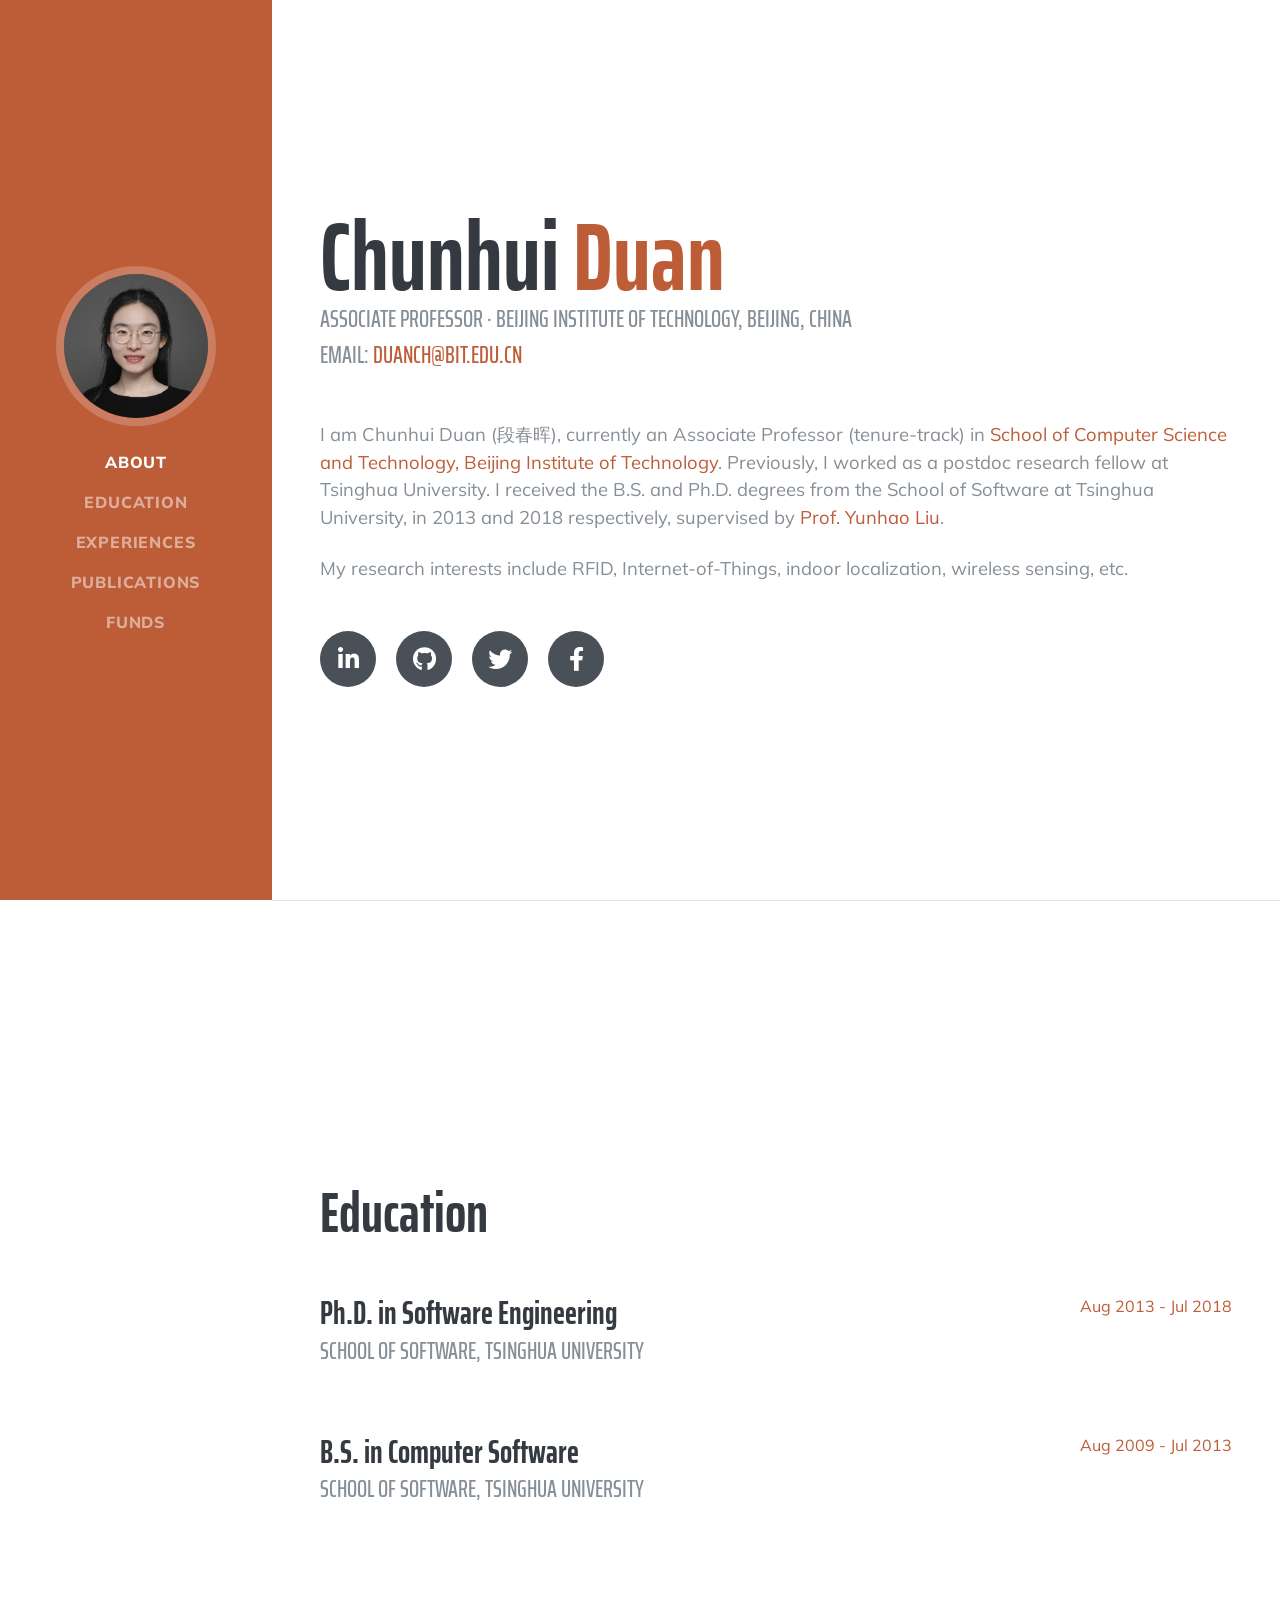
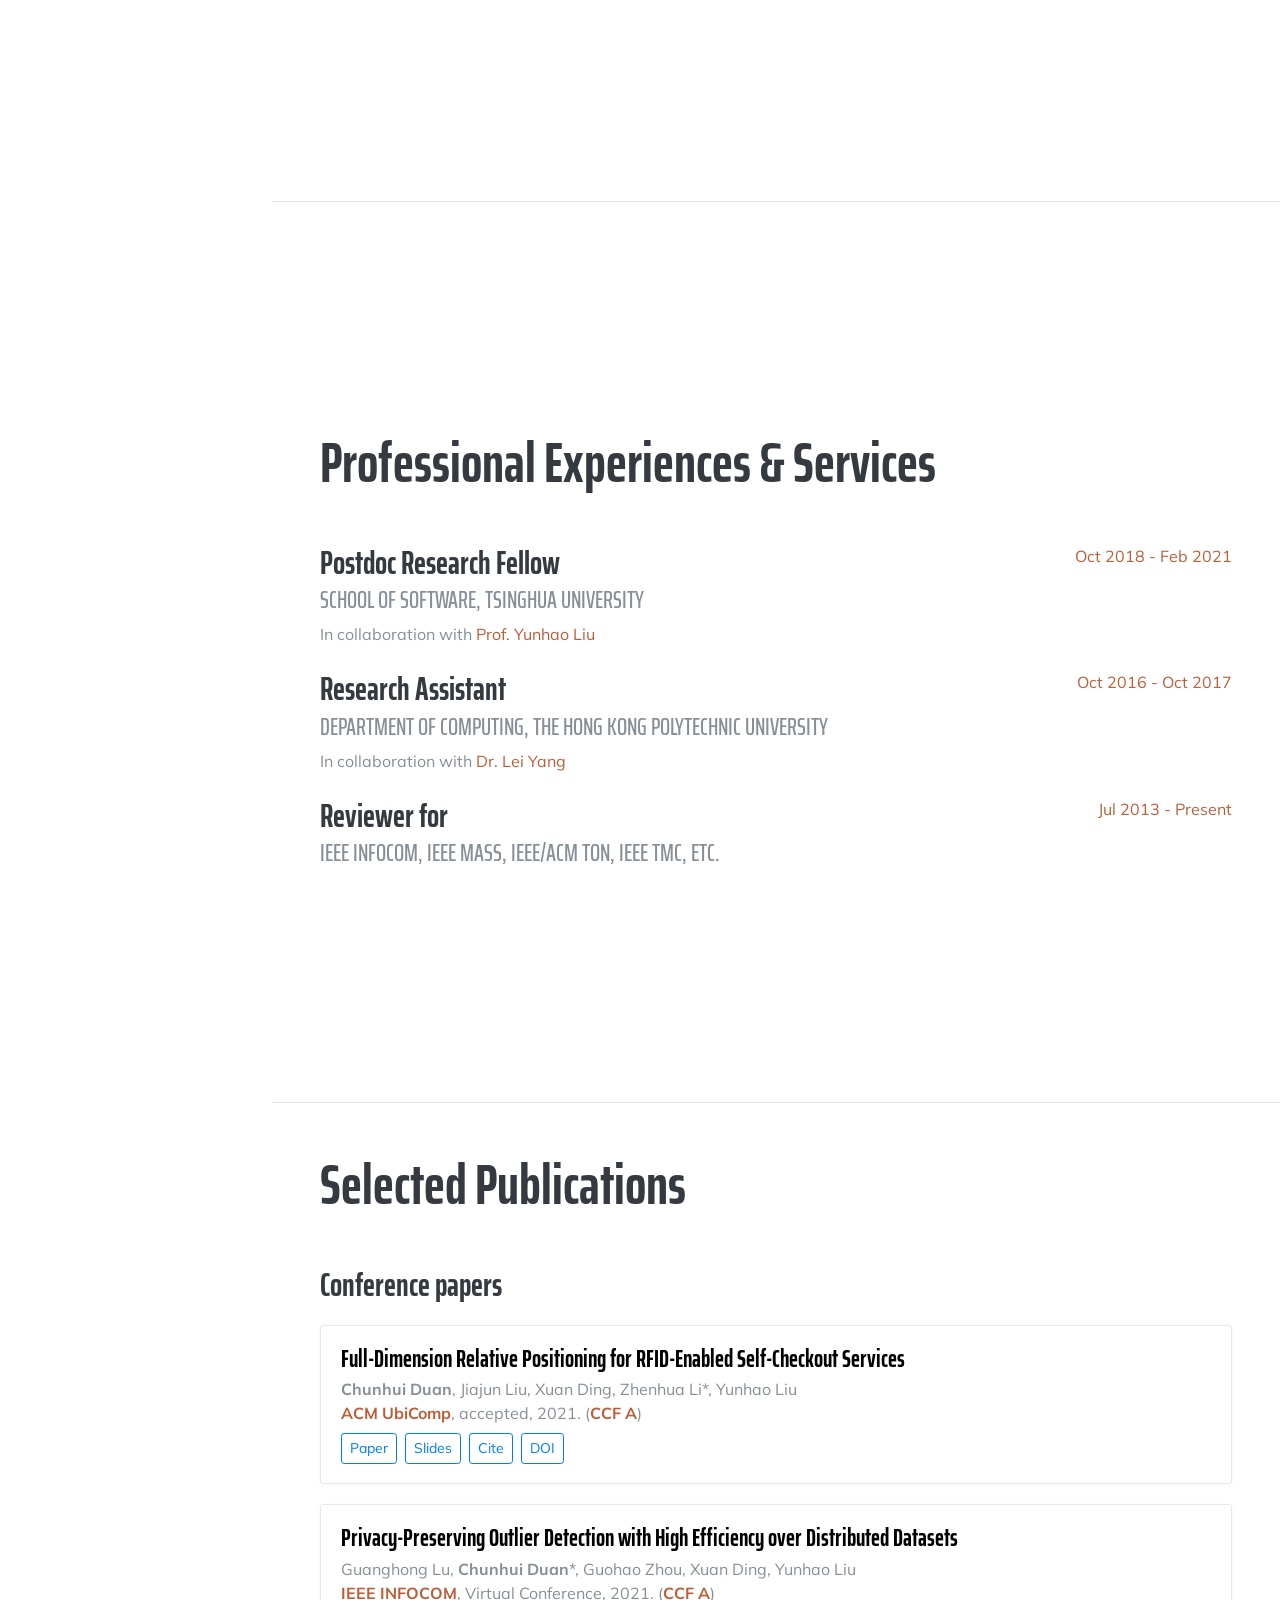
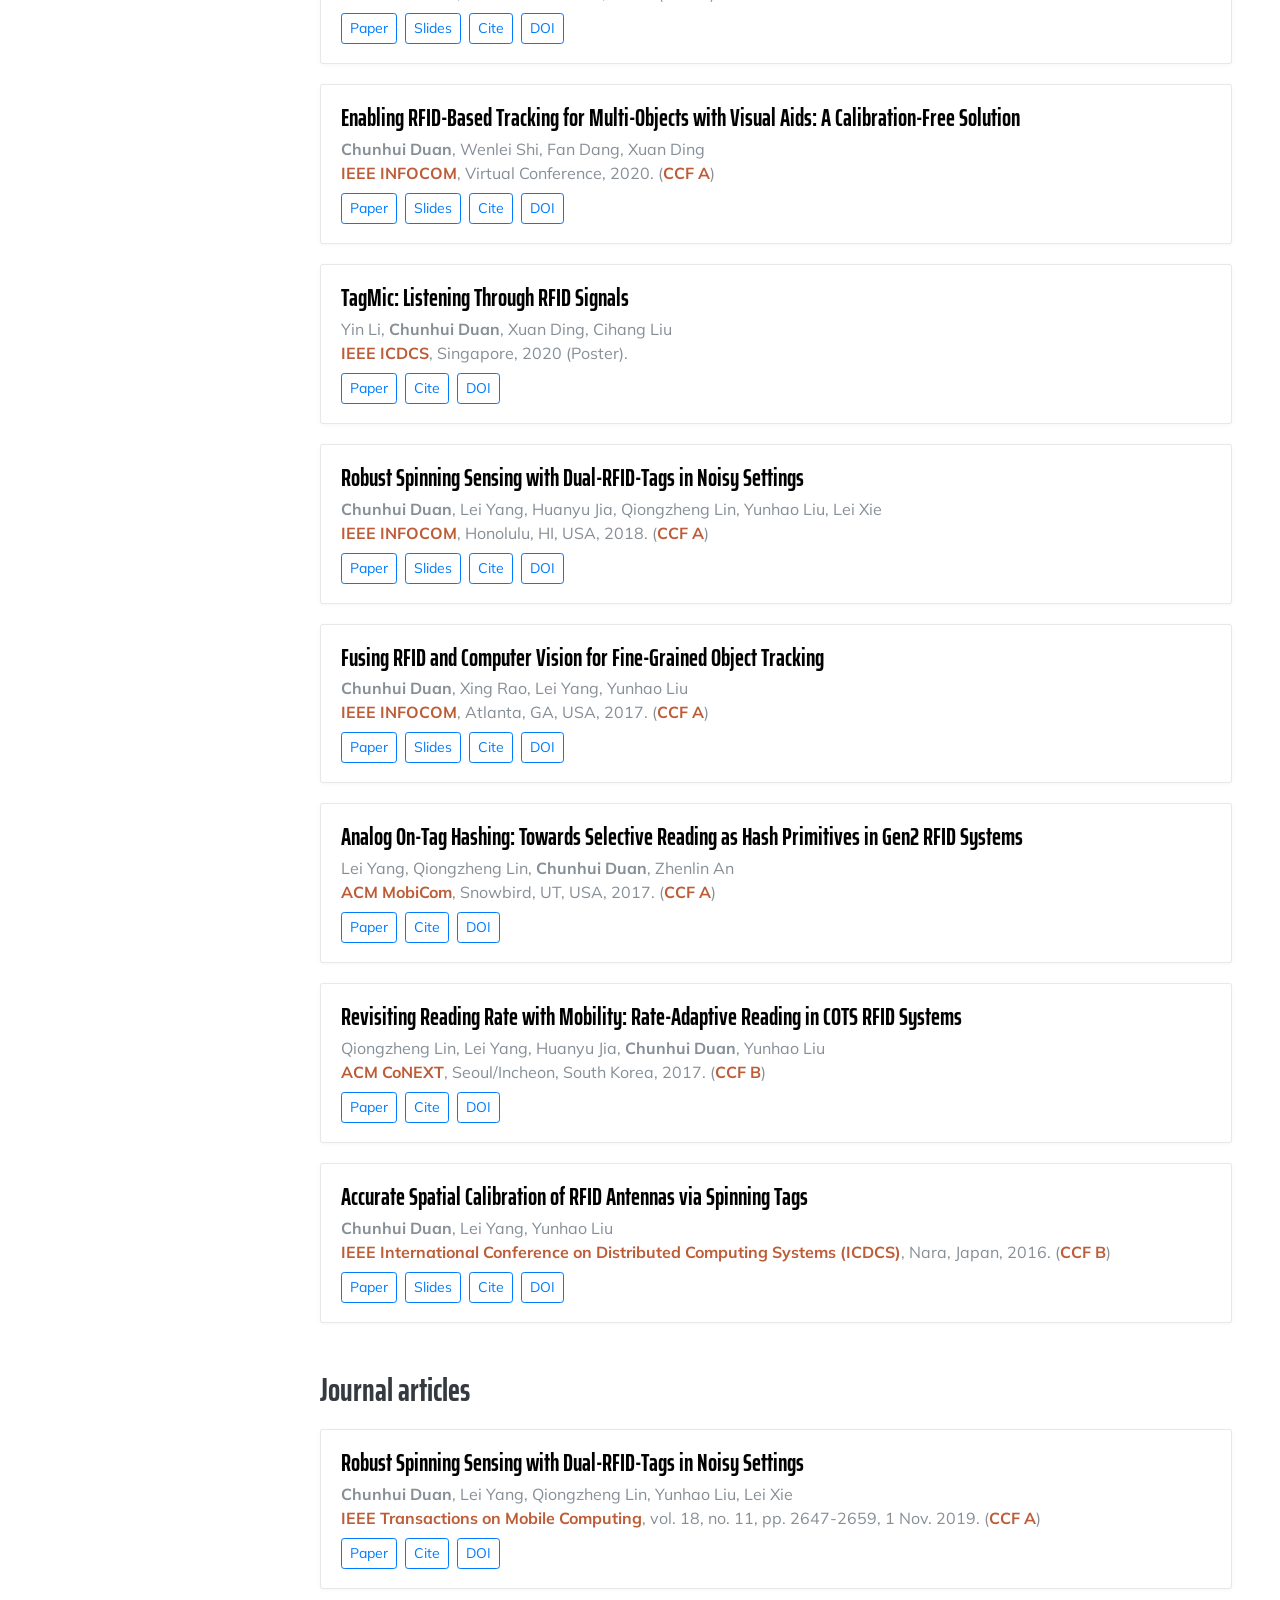
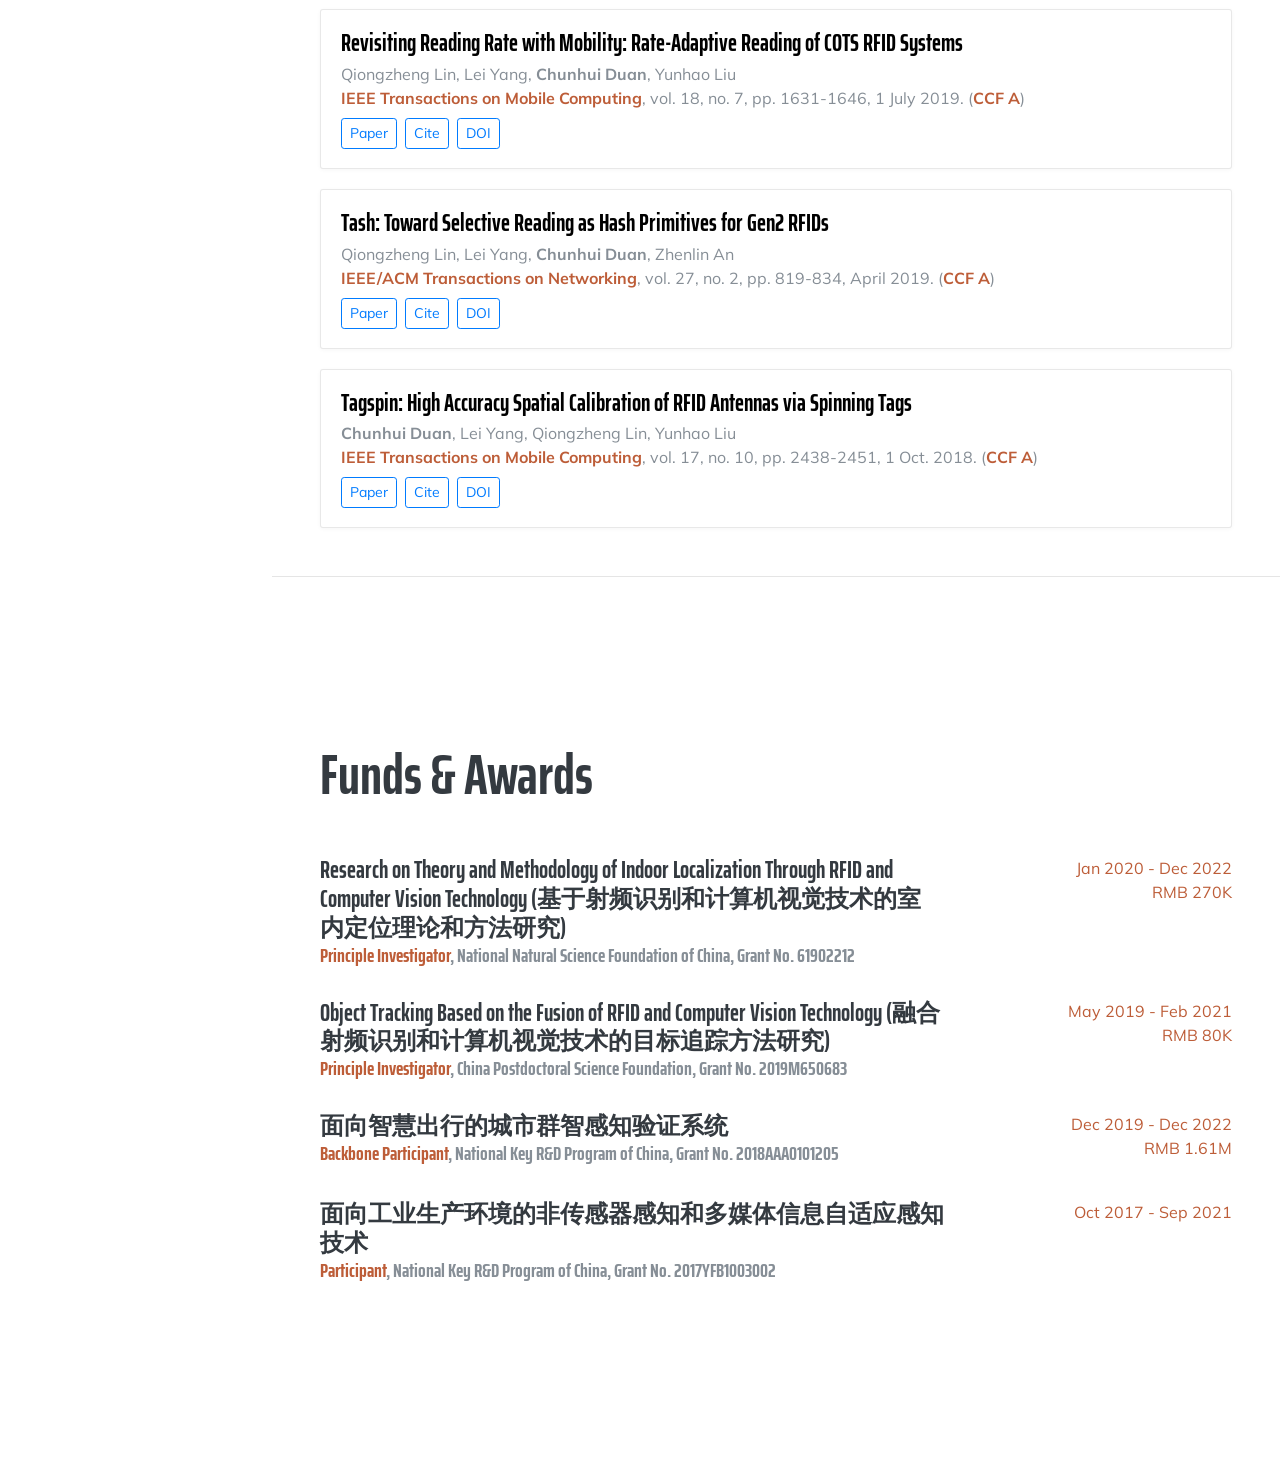
<file: index.html>
<!DOCTYPE html>
<html lang="en">

<head>

  <meta charset="utf-8">
  <meta name="viewport" content="width=device-width, initial-scale=1, shrink-to-fit=no">
  <meta name="description" content="">
  <meta name="author" content="">

  <title>Homepage - Chunhui Duan</title>

  <!-- Bootstrap core CSS -->
  <link href="vendor/bootstrap/css/bootstrap.min.css" rel="stylesheet">

  <!-- Custom fonts for this template -->
  <link href="https://fonts.googleapis.com/css?family=Saira+Extra+Condensed:500,700" rel="stylesheet">
  <link href="https://fonts.googleapis.com/css?family=Muli:400,400i,800,800i" rel="stylesheet">
  <link href="vendor/fontawesome-free/css/all.min.css" rel="stylesheet">

  <!-- Custom styles for this template -->
  <link href="css/resume.css" rel="stylesheet">

</head>

<body id="page-top">

  <nav class="navbar navbar-expand-lg navbar-dark bg-primary fixed-top" id="sideNav">
    <a class="navbar-brand js-scroll-trigger" href="#page-top">
      <span class="d-block d-lg-none">Chunhui Duan</span>
      <span class="d-none d-lg-block">
        <img class="img-fluid img-profile rounded-circle mx-auto mb-2" src="img/profile.jpg" alt="">
      </span>
    </a>
    <button class="navbar-toggler" type="button" data-toggle="collapse" data-target="#navbarSupportedContent" aria-controls="navbarSupportedContent" aria-expanded="false" aria-label="Toggle navigation">
      <span class="navbar-toggler-icon"></span>
    </button>
    <div class="collapse navbar-collapse" id="navbarSupportedContent">
      <ul class="navbar-nav">
        <li class="nav-item">
          <a class="nav-link js-scroll-trigger" href="#about">About</a>
        </li>
        <li class="nav-item">
          <a class="nav-link js-scroll-trigger" href="#education">Education</a>
        </li>
        <li class="nav-item">
          <a class="nav-link js-scroll-trigger" href="#experiences">Experiences</a>
        </li>
        <!-- <li class="nav-item">
          <a class="nav-link js-scroll-trigger" href="#skills">Skills</a>
        </li> -->
        <li class="nav-item">
          <a class="nav-link js-scroll-trigger" href="#publications">Publications</a>
        </li>
        <li class="nav-item">
          <a class="nav-link js-scroll-trigger" href="#awards">Funds</a>
        </li>
      </ul>
    </div>
  </nav>

  <div class="container-fluid p-0">

    <section class="resume-section p-3 p-lg-5 d-flex align-items-center" id="about">
      <div class="w-100">
        <h1 class="mb-0">Chunhui
          <span class="text-primary">Duan</span>
        </h1>
        <div class="subheading mb-5">Associate Professor · Beijing Institute of Technology, Beijing, China
          <p>Email: <a href="mailto:name@email.com">duanch@bit.edu.cn</a></p>
        </div>
        <p class="lead mb-4">I am Chunhui Duan (段春晖), currently an Associate Professor (tenure-track) in <a href="https://cs.bit.edu.cn/" target="_blank">School of Computer Science and Technology, Beijing Institute of Technology</a>. Previously, I worked as a postdoc research fellow at Tsinghua University. I received the B.S. and Ph.D. degrees from the School of Software at Tsinghua University, in 2013 and 2018 respectively, supervised by <a href="http://tns.thss.tsinghua.edu.cn/~yunhao/" target="_blank">Prof. Yunhao Liu</a>. </p>
        <p class="lead mb-5">My research interests include RFID, Internet-of-Things, indoor localization, wireless sensing, etc.</p>
        <div class="social-icons">
          <a href="#">
            <i class="fab fa-linkedin-in"></i>
          </a>
          <a href="#">
            <i class="fab fa-github"></i>
          </a>
          <a href="#">
            <i class="fab fa-twitter"></i>
          </a>
          <a href="#">
            <i class="fab fa-facebook-f"></i>
          </a>
        </div>
        <!-- <div class="social-icons">
          <img class="img-fluid img-profile rounded-circle mx-auto mb-2" src="img/tsinghua-logo.png" alt="">
          <img class="img-fluid img-profile rounded-circle mx-auto mb-2" src="img/school-of-software-logo.png" alt="">
        </div> -->
      </div>
    </section>

    <hr class="m-0">

    <section class="resume-section p-3 p-lg-5 d-flex align-items-center" id="education">
      <div class="w-100">
        <h2 class="mb-5">Education</h2>

        <div class="resume-item d-flex flex-column flex-md-row justify-content-between mb-5">
          <div class="resume-content">
            <h3 class="mb-0">Ph.D. in Software Engineering</h3>
            <div class="subheading mb-3">School of Software, Tsinghua University</div>
            <!-- <div>Computer Science - Web Development Track</div> -->
            <!-- <p>GPA: 3.23</p> -->
          </div>
          <div class="resume-date text-md-right">
            <span class="text-primary">Aug 2013 - Jul 2018</span>
          </div>
        </div>

        <div class="resume-item d-flex flex-column flex-md-row justify-content-between">
          <div class="resume-content">
            <h3 class="mb-0">B.S. in Computer Software</h3>
            <div class="subheading mb-3">School of Software, Tsinghua University</div>
            <!-- <p>GPA: 3.56</p> -->
          </div>
          <div class="resume-date text-md-right">
            <span class="text-primary">Aug 2009 - Jul 2013</span>
          </div>
        </div>

      </div>
    </section>

    <hr class="m-0">

    <!-- <section class="resume-section p-3 p-lg-5 d-flex justify-content-center" id="experiences"> -->
    <section class="resume-section p-3 p-lg-5 d-flex align-items-center" id="experiences">
      <div class="w-100">
        <h2 class="mb-5">Professional Experiences &amp; Services</h2>

		<div class="resume-item d-flex flex-column flex-md-row justify-content-between mb-4">
          <div class="resume-content">
            <h3 class="mb-0">Postdoc Research Fellow</h3>
            <div class="subheading mb-1">School of Software, Tsinghua University</div>
            <span>In collaboration with <a href="http://tns.thss.tsinghua.edu.cn/~yunhao/" target="_blank">Prof. Yunhao Liu</a></span>
          </div>
          <div class="resume-date text-md-right">
            <span class="text-primary">Oct 2018 - Feb 2021</span>
          </div>
        </div>

        <div class="resume-item d-flex flex-column flex-md-row justify-content-between mb-4">
          <div class="resume-content">
            <h3 class="mb-0">Research Assistant</h3>
            <div class="subheading mb-1">Department of Computing, The Hong Kong Polytechnic University</div>
            <span>In collaboration with <a href="https://www4.comp.polyu.edu.hk/~csyanglei/" target="_blank">Dr. Lei Yang</a></span>
          </div>
          <div class="resume-date text-md-right">
            <span class="text-primary">Oct 2016 - Oct 2017</span>
          </div>
        </div>

        <div class="resume-item d-flex flex-column flex-md-row justify-content-between">
          <div class="resume-content">
            <h3 class="mb-0">Reviewer for</h3>
            <div class="subheading mb-1">IEEE INFOCOM, IEEE MASS, IEEE/ACM TON, IEEE TMC, etc.</div>
            <!-- <p>In collaboration with <a href="http://young.tagsys.org">Dr. Lei Yang</a></p> -->
          </div>
          <div class="resume-date text-md-right">
            <span class="text-primary">Jul 2013 - Present</span>
          </div>
        </div>

      </div>

    </section>

    <!-- <hr class="m-0">

    <section class="resume-section p-3 p-lg-5 d-flex align-items-center" id="skills">
      <div class="w-100">
        <h2 class="mb-5">Skills</h2>

        <div class="subheading mb-3">Programming Languages &amp; Tools</div>
        <ul class="list-inline dev-icons">
          <li class="list-inline-item">
            <i class="fab fa-html5"></i>
          </li>
          <li class="list-inline-item">
            <i class="fab fa-css3-alt"></i>
          </li>
          <li class="list-inline-item">
            <i class="fab fa-js-square"></i>
          </li>
          <li class="list-inline-item">
            <i class="fab fa-angular"></i>
          </li>
          <li class="list-inline-item">
            <i class="fab fa-react"></i>
          </li>
          <li class="list-inline-item">
            <i class="fab fa-node-js"></i>
          </li>
          <li class="list-inline-item">
            <i class="fab fa-sass"></i>
          </li>
          <li class="list-inline-item">
            <i class="fab fa-less"></i>
          </li>
          <li class="list-inline-item">
            <i class="fab fa-wordpress"></i>
          </li>
          <li class="list-inline-item">
            <i class="fab fa-gulp"></i>
          </li>
          <li class="list-inline-item">
            <i class="fab fa-grunt"></i>
          </li>
          <li class="list-inline-item">
            <i class="fab fa-npm"></i>
          </li>
        </ul>

        <div class="subheading mb-3">Workflow</div>
        <ul class="fa-ul mb-0">
          <li>
            <i class="fa-li fa fa-check"></i>
            Mobile-First, Responsive Design</li>
          <li>
            <i class="fa-li fa fa-check"></i>
            Cross Browser Testing &amp; Debugging</li>
          <li>
            <i class="fa-li fa fa-check"></i>
            Cross Functional Teams</li>
          <li>
            <i class="fa-li fa fa-check"></i>
            Agile Development &amp; Scrum</li>
        </ul>
      </div>
    </section> -->

    <hr class="m-0">

    <section class="resume-section p-3 p-lg-5 d-flex align-items-center" id="publications">
      <div class="w-100">
        <h2 class="mb-5">Selected Publications</h2>
        
        <h3>Conference papers</h3>
        
        <div class="card-simple">
        	<h4 class="article-title mb-1 mt-1" style="color:#000000;">Full-Dimension Relative Positioning for RFID-Enabled Self-Checkout Services</h4>
        	<span><strong>Chunhui Duan</strong>, Jiajun Liu, Xuan Ding, Zhenhua Li*, Yunhao Liu</span>
        	<div class="article-style mb-1"><span class="text-primary"><strong>ACM UbiComp</strong></span>, accepted, 2021. (<span class="text-primary"><strong>CCF A</strong></span>)</div>
        	<div class="btn-links">
        		<a class="btn btn-outline-primary my-1 mr-1 btn-sm" href="data/ubicomp21-taggo.pdf" target="_blank" rel="noopener">
        			Paper
        		</a>
        		<a class="btn btn-outline-primary my-1 mr-1 btn-sm" href="data/ubicomp21-taggo-talk.pdf" target="_blank" rel="noopener">
        			Slides
        		</a>
        		<a class="btn btn-outline-primary my-1 mr-1 btn-sm" href="data/ubicomp21-taggo-cite.bib" target="_blank" rel="noopener">
        			Cite
        		</a>
        		<a class="btn btn-outline-primary my-1 mr-1 btn-sm" href="" target="_blank" rel="noopener">
        			DOI
        		</a>
        	</div>
        </div>
    
    	<div class="card-simple">
    		<h4 class="article-title mb-1 mt-1" style="color:#000000;">Privacy-Preserving Outlier Detection with High Efficiency over Distributed Datasets</h4>
    		<span>Guanghong Lu, <strong>Chunhui Duan</strong>*, Guohao Zhou, Xuan Ding, Yunhao Liu</span>
    		<div class="article-style mb-1"><span class="text-primary"><strong>IEEE INFOCOM</strong></span>, Virtual Conference, 2021. (<span class="text-primary"><strong>CCF A</strong></span>)</div>
    		<div class="btn-links">
    			<a class="btn btn-outline-primary my-1 mr-1 btn-sm" href="data/infocom21-PIF.pdf" target="_blank" rel="noopener">
    				Paper
    			</a>
    			<a class="btn btn-outline-primary my-1 mr-1 btn-sm" href="data/infocom21-PIF-talk.pdf" target="_blank" rel="noopener">
    				Slides
    			</a>
    			<a class="btn btn-outline-primary my-1 mr-1 btn-sm" href="data/infocom21-PIF-cite.bib" target="_blank" rel="noopener">
    				Cite
    			</a>
    			<a class="btn btn-outline-primary my-1 mr-1 btn-sm" href="" target="_blank" rel="noopener">
    				DOI
    			</a>
    		</div>
    	</div>
		
		<div class="card-simple">
			<h4 class="article-title mb-1 mt-1" style="color:#000000;">Enabling RFID-Based Tracking for Multi-Objects with Visual Aids: A Calibration-Free Solution
			</h4>
			<span><strong>Chunhui Duan</strong>, Wenlei Shi, Fan Dang, Xuan Ding</span>
			<div class="article-style mb-1"><span class="text-primary"><strong>IEEE INFOCOM</strong></span>, Virtual Conference, 2020. (<span class="text-primary"><strong>CCF A</strong></span>)</div>
			<div class="btn-links">
				<a class="btn btn-outline-primary my-1 mr-1 btn-sm" href="data/infocom20-tagview.pdf" target="_blank" rel="noopener">
				Paper
				</a>
				<a class="btn btn-outline-primary my-1 mr-1 btn-sm" href="data/infocom20-tagview-talk.pdf" target="_blank" rel="noopener">
					Slides
				</a>
				<a class="btn btn-outline-primary my-1 mr-1 btn-sm" href="data/infocom20-tagview-cite.bib" target="_blank" rel="noopener">
					Cite
				</a>
				<a class="btn btn-outline-primary my-1 mr-1 btn-sm" href="https://doi.org/10.1109/INFOCOM41043.2020.9155355" target="_blank" rel="noopener">
				DOI
				</a>
			</div>
		</div>
	
		<div class="card-simple">
			<h4 class="article-title mb-1 mt-1" style="color:#000000;">TagMic: Listening Through RFID Signals</h4>
			<span>Yin Li, <strong>Chunhui Duan</strong>, Xuan Ding, Cihang Liu</span>
			<div class="article-style mb-1"><span class="text-primary"><strong>IEEE ICDCS</strong></span>, Singapore, 2020 (Poster).</div>
			<div class="btn-links">
				<a class="btn btn-outline-primary my-1 mr-1 btn-sm" href="data/icdcs20-tagmic.pdf" target="_blank" rel="noopener">
					Paper
				</a>
				<a class="btn btn-outline-primary my-1 mr-1 btn-sm" href="data/icdcs20-tagmic-cite.bib" target="_blank" rel="noopener">
					Cite
				</a>
				<a class="btn btn-outline-primary my-1 mr-1 btn-sm" href="10.1109/ICDCS47774.2020.00136" target="_blank" rel="noopener">
					DOI
				</a>
			</div>
		</div>
	
		<div class="card-simple">
			<h4 class="article-title mb-1 mt-1" style="color:#000000;">Robust Spinning Sensing with Dual-RFID-Tags in Noisy Settings
			</h4>
			<span><strong>Chunhui Duan</strong>, Lei Yang, Huanyu Jia, Qiongzheng Lin, Yunhao Liu, Lei Xie</span>
			<div class="article-style mb-1"><span class="text-primary"><strong>IEEE INFOCOM</strong></span>, Honolulu, HI, USA, 2018. (<span class="text-primary"><strong>CCF A</strong></span>)</div>
			<div class="btn-links">
				<a class="btn btn-outline-primary my-1 mr-1 btn-sm" href="data/infocom18-tagtwins.pdf" target="_blank" rel="noopener">
					Paper
				</a>
				<a class="btn btn-outline-primary my-1 mr-1 btn-sm" href="data/infocom18-tagtwins-talk.pptx" target="_blank" rel="noopener">
					Slides
				</a>
				<a class="btn btn-outline-primary my-1 mr-1 btn-sm" href="data/infocom18-tagtwins-cite.bib" target="_blank" rel="noopener">
					Cite
				</a>
				<a class="btn btn-outline-primary my-1 mr-1 btn-sm" href="https://doi.org/10.1109/INFOCOM.2018.8486312" target="_blank" rel="noopener">
					DOI
				</a>
			</div>
		</div>
		
		<!-- 2017 -->
		<div class="card-simple">
			<h4 class="article-title mb-1 mt-1" style="color:#000000;">
				Fusing RFID and Computer Vision for Fine-Grained Object Tracking
			</h4>
			<span><strong>Chunhui Duan</strong>, Xing Rao, Lei Yang, Yunhao Liu</span>
			<div class="article-style mb-1"><span class="text-primary"><strong>IEEE INFOCOM</strong></span>, Atlanta, GA, USA, 2017. (<span class="text-primary"><strong>CCF A</strong></span>)</div>
			<div class="btn-links">
				<a class="btn btn-outline-primary my-1 mr-1 btn-sm" href="data/infocom17-tagvision.pdf" target="_blank" rel="noopener">
					Paper
				</a>
				<a class="btn btn-outline-primary my-1 mr-1 btn-sm" href="data/infocom17-tagvision-talk.pptx" target="_blank" rel="noopener">
					Slides
				</a>
				<a class="btn btn-outline-primary my-1 mr-1 btn-sm" href="data/infocom17-tagvision-cite.bib" target="_blank" rel="noopener">
					Cite
				</a>
				<a class="btn btn-outline-primary my-1 mr-1 btn-sm" href="https://doi.org/10.1109/INFOCOM.2017.8057161" target="_blank" rel="noopener">
					DOI
				</a>
			</div>
		</div>
		
		<div class="card-simple">
			<h4 class="article-title mb-1 mt-1" style="color:#000000;">Analog On-Tag Hashing: Towards Selective Reading as Hash Primitives in Gen2 RFID Systems
			</h4>
			<span>Lei Yang, Qiongzheng Lin, <strong>Chunhui Duan</strong>, Zhenlin An</span>
			<div class="article-style mb-1"><span class="text-primary"><strong>ACM MobiCom</strong></span>, Snowbird, UT, USA, 2017. (<span class="text-primary"><strong>CCF A</strong></span>)</div>
			<div class="btn-links">
				<a class="btn btn-outline-primary my-1 mr-1 btn-sm" href="data/mobicom17-tash.pdf" target="_blank" rel="noopener">
					Paper
				</a>
				<a class="btn btn-outline-primary my-1 mr-1 btn-sm" href="data/mobicom17-tash-cite.bib" target="_blank" rel="noopener">
					Cite
				</a>
				<a class="btn btn-outline-primary my-1 mr-1 btn-sm" href="https://doi.org/10.1145/3117811.3117835" target="_blank" rel="noopener">
					DOI
				</a>
			</div>
		</div>
		
		<div class="card-simple">
			<h4 class="article-title mb-1 mt-1" style="color:#000000;">Revisiting Reading Rate with Mobility: Rate-Adaptive Reading in COTS RFID Systems
			</h4>
			<span>Qiongzheng Lin, Lei Yang, Huanyu Jia, <strong>Chunhui Duan</strong>, Yunhao Liu</span>
			<div class="article-style mb-1"><span class="text-primary"><strong>ACM CoNEXT</strong></span>, Seoul/Incheon, South Korea, 2017. (<span class="text-primary"><strong>CCF B</strong></span>)</div>
			<div class="btn-links">
				<a class="btn btn-outline-primary my-1 mr-1 btn-sm" href="data/conext17-tagwatch.pdf" target="_blank" rel="noopener">
					Paper
				</a>
				<a class="btn btn-outline-primary my-1 mr-1 btn-sm" href="data/conext17-tagwatch-cite.bib" target="_blank" rel="noopener">
					Cite
				</a>
				<a class="btn btn-outline-primary my-1 mr-1 btn-sm" href="https://doi.org/10.1145/3143361.3143387" target="_blank" rel="noopener">
					DOI
				</a>
			</div>
		</div>
		
		<!-- 2016 -->
		<div class="card-simple">
			<h4 class="article-title mb-1 mt-1" style="color:#000000;">Accurate Spatial Calibration of RFID Antennas via Spinning Tags
			</h4>
			<span><strong>Chunhui Duan</strong>, Lei Yang, Yunhao Liu</span>
			<div class="article-style mb-1"><span class="text-primary"><strong>IEEE International Conference on Distributed Computing Systems (ICDCS)</strong></span>, Nara, Japan, 2016. (<span class="text-primary"><strong>CCF B</strong></span>)</div>
			<div class="btn-links">
				<a class="btn btn-outline-primary my-1 mr-1 btn-sm" href="data/icdcs16-tagspin.pdf" target="_blank" rel="noopener">
					Paper
				</a>
				<a class="btn btn-outline-primary my-1 mr-1 btn-sm" href="data/icdcs16-tagspin-talk.pptx" target="_blank" rel="noopener">
					Slides
				</a>
				<a class="btn btn-outline-primary my-1 mr-1 btn-sm" href="data/icdcs16-tagspin-cite.bib" target="_blank" rel="noopener">
					Cite
				</a>
				<a class="btn btn-outline-primary my-1 mr-1 btn-sm" href="https://doi.org/10.1109/ICDCS.2016.32" target="_blank" rel="noopener">
					DOI
				</a>
			</div>
		</div>
	
	
		<h3 class="mt-5">Journal articles</h3>

		<div class="card-simple">
		<h4 class="article-title mb-1 mt-1" style="color:#000000;">Robust Spinning Sensing with Dual-RFID-Tags in Noisy Settings
		</h4>
		<span><strong>Chunhui Duan</strong>, Lei Yang, Qiongzheng Lin, Yunhao Liu, Lei Xie</span>
		<div class="article-style mb-1"><span class="text-primary"><strong>IEEE Transactions on Mobile Computing</strong></span>, vol. 18, no. 11, pp. 2647-2659, 1 Nov. 2019. (<span class="text-primary"><strong>CCF A</strong></span>)</div>
		<div class="btn-links">
		<a class="btn btn-outline-primary my-1 mr-1 btn-sm" href="data/tmc19-tagtwins.pdf" target="_blank" rel="noopener">
		Paper
		</a>
		<a class="btn btn-outline-primary my-1 mr-1 btn-sm" href="data/tmc19-tagtwins-cite.bib" target="_blank" rel="noopener">
		Cite
		</a>
		<a class="btn btn-outline-primary my-1 mr-1 btn-sm" href="https://doi.org/10.1109/TMC.2018.2877985" target="_blank" rel="noopener">
		DOI
		</a>
		</div>
		</div>

		<div class="card-simple">
		<h4 class="article-title mb-1 mt-1" style="color:#000000;">Revisiting Reading Rate with Mobility: Rate-Adaptive Reading of COTS RFID Systems
		</h4>
		<span>Qiongzheng Lin, Lei Yang, <strong>Chunhui Duan</strong>, Yunhao Liu</span>
		<div class="article-style mb-1"><span class="text-primary"><strong>IEEE Transactions on Mobile Computing</strong></span>, vol. 18, no. 7, pp. 1631-1646, 1 July 2019. (<span class="text-primary"><strong>CCF A</strong></span>)</div>
		<div class="btn-links">
		<a class="btn btn-outline-primary my-1 mr-1 btn-sm" href="data/tmc19-tagwatch.pdf" target="_blank" rel="noopener">
		Paper
		</a>
		<a class="btn btn-outline-primary my-1 mr-1 btn-sm" href="data/tmc19-tagwatch-cite.bib" target="_blank" rel="noopener">
		Cite
		</a>
		<a class="btn btn-outline-primary my-1 mr-1 btn-sm" href="https://doi.org/10.1109/TMC.2018.2864936" target="_blank" rel="noopener">
		DOI
		</a>
		</div>
		</div>

		<div class="card-simple">
		<h4 class="article-title mb-1 mt-1" style="color:#000000;">Tash: Toward Selective Reading as Hash Primitives for Gen2 RFIDs
		</h4>
		<span>Qiongzheng Lin, Lei Yang, <strong>Chunhui Duan</strong>, Zhenlin An</span>
		<div class="article-style mb-1"><span class="text-primary"><strong>IEEE/ACM Transactions on Networking</strong></span>, vol. 27, no. 2, pp. 819-834, April 2019. (<span class="text-primary"><strong>CCF A</strong></span>)</div>
		<div class="btn-links">
		<a class="btn btn-outline-primary my-1 mr-1 btn-sm" href="data/ton19-tash.pdf" target="_blank" rel="noopener">
		Paper
		</a>
		<a class="btn btn-outline-primary my-1 mr-1 btn-sm" href="data/ton19-tash-cite.bib" target="_blank" rel="noopener">
		Cite
		</a>
		<a class="btn btn-outline-primary my-1 mr-1 btn-sm" href="https://doi.org/10.1109/TNET.2019.2896348" target="_blank" rel="noopener">
		DOI
		</a>
		</div>
		</div>

		<div class="card-simple">
		<h4 class="article-title mb-1 mt-1" style="color:#000000;">Tagspin: High Accuracy Spatial Calibration of RFID Antennas via Spinning Tags
		</h4>
		<span><strong>Chunhui Duan</strong>, Lei Yang, Qiongzheng Lin, Yunhao Liu</span>
		<div class="article-style mb-1"><span class="text-primary"><strong>IEEE Transactions on Mobile Computing</strong></span>, vol. 17, no. 10, pp. 2438-2451, 1 Oct. 2018. (<span class="text-primary"><strong>CCF A</strong></span>)</div>
		<div class="btn-links">
		<a class="btn btn-outline-primary my-1 mr-1 btn-sm" href="data/tmc18-tagspin.pdf" target="_blank" rel="noopener">
		Paper
		</a>
		<a class="btn btn-outline-primary my-1 mr-1 btn-sm" href="data/tmc18-tagspin-cite.bib" target="_blank" rel="noopener">
		Cite
		</a>
		<a class="btn btn-outline-primary my-1 mr-1 btn-sm" href="https://doi.org/10.1109/TMC.2018.2796092" target="_blank" rel="noopener">
		DOI
		</a>
		</div>
		</div>

		


        <!-- <p>Apart from being a web developer, I enjoy most of my time being outdoors. In the winter, I am an avid skier and novice ice climber. During the warmer months here in Colorado, I enjoy mountain biking, free climbing, and kayaking.</p>
        <p class="mb-0">When forced indoors, I follow a number of sci-fi and fantasy genre movies and television shows, I am an aspiring chef, and I spend a large amount of my free time exploring the latest technology advancements in the front-end web development world.</p> -->
      </div>
    </section>

    <hr class="m-0">

    <section class="resume-section p-3 p-lg-5 d-flex align-items-center" id="awards">
      <div class="w-100">
        <h2 class="mb-5">Funds &amp; Awards</h2>

		<div class="resume-item d-flex flex-column flex-md-row justify-content-between mb-4">
          <div class="resume-content">
            <h4 class="mb-0">Research on Theory and Methodology of Indoor Localization Through RFID and Computer Vision Technology (基于射频识别和计算机视觉技术的室内定位理论和方法研究)</h4>
            <h5 style="color:#868e96;"><span class="text-primary">Principle Investigator</span>, National Natural Science Foundation of China, Grant No. 61902212</h5>
          </div>
          <div class="resume-date text-md-right">
            <span class="text-primary">Jan 2020 - Dec 2022</span>
            <p class="text-primary">RMB 270K</p>
          </div>
        </div>

        <div class="resume-item d-flex flex-column flex-md-row justify-content-between mb-4">
          <div class="resume-content">
            <h4 class="mb-0">Object Tracking Based on the Fusion of RFID and Computer Vision Technology (融合射频识别和计算机视觉技术的目标追踪方法研究)</h4>
            <h5 style="color:#868e96;"><span class="text-primary">Principle Investigator</span>, China Postdoctoral Science Foundation, Grant No. 2019M650683</h5>
          </div>
          <div class="resume-date text-md-right">
            <span class="text-primary">May 2019 - Feb 2021</span>
            <p class="text-primary">RMB 80K</p>
          </div>
        </div>

        <div class="resume-item d-flex flex-column flex-md-row justify-content-between mb-4">
          <div class="resume-content">
            <h4 class="mb-0">面向智慧出行的城市群智感知验证系统</h4>
            <h5 style="color:#868e96;"><span class="text-primary">Backbone Participant</span>, National Key R&amp;D Program of China, Grant No. 2018AAA0101205</h5>
          </div>
          <div class="resume-date text-md-right">
            <span class="text-primary">Dec 2019 - Dec 2022</span>
            <p class="text-primary">RMB 1.61M</p>
          </div>
        </div>
    
    	<div class="resume-item d-flex flex-column flex-md-row justify-content-between mb-4">
    		<div class="resume-content">
    			<h4 class="mb-0">面向工业生产环境的非传感器感知和多媒体信息自适应感知技术</h4>
    				<h5 style="color:#868e96;"><span class="text-primary">Participant</span>, National Key R&amp;D Program of China, Grant No. 2017YFB1003002</h5>
    		</div>
    		<div class="resume-date text-md-right">
    			<span class="text-primary">Oct 2017 - Sep 2021</span>
    			<p class="text-primary"></p>
    		</div>
    	</div>

        <!-- <ul class="fa-ul mb-0">
          <li>
            <i class="fa-li fa fa-trophy text-warning"></i>
            Google Analytics Certified Developer</li>
          <li>
            <i class="fa-li fa fa-trophy text-warning"></i>
            1<sup>st</sup>
            Place - University of Colorado Boulder - Adobe Creative Jam 2008 (UI Design Category)</li>
        </ul> -->
      </div>
    </section>

  </div>

  <!-- Bootstrap core JavaScript -->
  <script src="vendor/jquery/jquery.min.js"></script>
  <script src="vendor/bootstrap/js/bootstrap.bundle.min.js"></script>

  <!-- Plugin JavaScript -->
  <script src="vendor/jquery-easing/jquery.easing.min.js"></script>

  <!-- Custom scripts for this template -->
  <script src="js/resume.min.js"></script>

</body>

</html>
</file>
<file: css/resume.css>
/*!
 * Start Bootstrap - Resume v5.0.8 (https://startbootstrap.com/template-overviews/resume)
 * Copyright 2013-2019 Start Bootstrap
 * Licensed under MIT (https://github.com/BlackrockDigital/startbootstrap-resume/blob/master/LICENSE)
 */

body {
  font-family: 'Muli', -apple-system, BlinkMacSystemFont, 'Segoe UI', Roboto, 'Helvetica Neue', Arial, sans-serif, 'Apple Color Emoji', 'Segoe UI Emoji', 'Segoe UI Symbol', 'Noto Color Emoji';
  padding-top: 54px;
  color: #868e96;
}

@media (min-width: 992px) {
  body {
    padding-top: 0;
    padding-left: 17rem;
  }
}

h1,
h2,
h3,
h4,
h5,
h6 {
  font-family: 'Saira Extra Condensed', -apple-system, BlinkMacSystemFont, 'Segoe UI', Roboto, 'Helvetica Neue', Arial, sans-serif, 'Apple Color Emoji', 'Segoe UI Emoji', 'Segoe UI Symbol', 'Noto Color Emoji';
  font-weight: 700;
  /* text-transform: uppercase; */
  color: #343a40;
}

h1 {
  font-size: 6rem;
  line-height: 5.5rem;
}

h2 {
  font-size: 3.5rem;
}

h3 {
  font-size: 2rem;
}

p.lead {
  font-size: 1.15rem;
  font-weight: 400;
}

.card-simple {
    background: #fff;
    box-shadow: 0 1px 4px rgba(0,0,0,.04);
    border: 1px solid rgba(0,0,0,.09);
    border-radius: 3px;
    margin-top: 20px;
    padding: 15px 20px;
}

.subheading {
  text-transform: uppercase;
  font-weight: 500;
  font-family: 'Saira Extra Condensed', -apple-system, BlinkMacSystemFont, 'Segoe UI', Roboto, 'Helvetica Neue', Arial, sans-serif, 'Apple Color Emoji', 'Segoe UI Emoji', 'Segoe UI Symbol', 'Noto Color Emoji';
  font-size: 1.5rem;
}

.social-icons a {
  display: inline-block;
  height: 3.5rem;
  width: 3.5rem;
  background-color: #495057;
  color: #fff !important;
  border-radius: 100%;
  text-align: center;
  font-size: 1.5rem;
  line-height: 3.5rem;
  margin-right: 1rem;
}

.social-icons a:last-child {
  margin-right: 0;
}

.social-icons a:hover {
  background-color: #BD5D38;
}

.dev-icons {
  font-size: 3rem;
}

.dev-icons .list-inline-item i:hover {
  color: #BD5D38;
}

#sideNav .navbar-nav .nav-item .nav-link {
  font-weight: 800;
  letter-spacing: 0.05rem;
  text-transform: uppercase;
}

#sideNav .navbar-toggler:focus {
  outline-color: #d48a6e;
}

@media (min-width: 992px) {
  #sideNav {
    text-align: center;
    position: fixed;
    top: 0;
    left: 0;
    display: flex;
    flex-direction: column;
    width: 17rem;
    height: 100vh;
  }
  #sideNav .navbar-brand {
    display: flex;
    margin: auto auto 0;
    padding: 0.5rem;
  }
  #sideNav .navbar-brand .img-profile {
    max-width: 10rem;
    max-height: 10rem;
    border: 0.5rem solid rgba(255, 255, 255, 0.2);
  }
  #sideNav .navbar-collapse {
    display: flex;
    align-items: flex-start;
    flex-grow: 0;
    width: 100%;
    margin-bottom: auto;
  }
  #sideNav .navbar-collapse .navbar-nav {
    flex-direction: column;
    width: 100%;
  }
  #sideNav .navbar-collapse .navbar-nav .nav-item {
    display: block;
  }
  #sideNav .navbar-collapse .navbar-nav .nav-item .nav-link {
    display: block;
  }
}

section.resume-section {
  padding-top: 5rem !important;
  padding-bottom: 5rem !important;
  max-width: 75rem;
}

section.resume-section .resume-item .resume-date {
  min-width: none;
}

@media (min-width: 768px) {
  section.resume-section {
    min-height: 100vh;
  }
  section.resume-section .resume-item .resume-date {
    min-width: 18rem;
  }
}

@media (min-width: 992px) {
  section.resume-section {
    padding-top: 3rem !important;
    padding-bottom: 3rem !important;
  }
}

.bg-primary {
  background-color: #BD5D38 !important;
}

.text-primary {
  color: #BD5D38 !important;
}

a {
  color: #BD5D38;
}

a:hover, a:focus, a:active {
  color: #824027;
}
</file>
